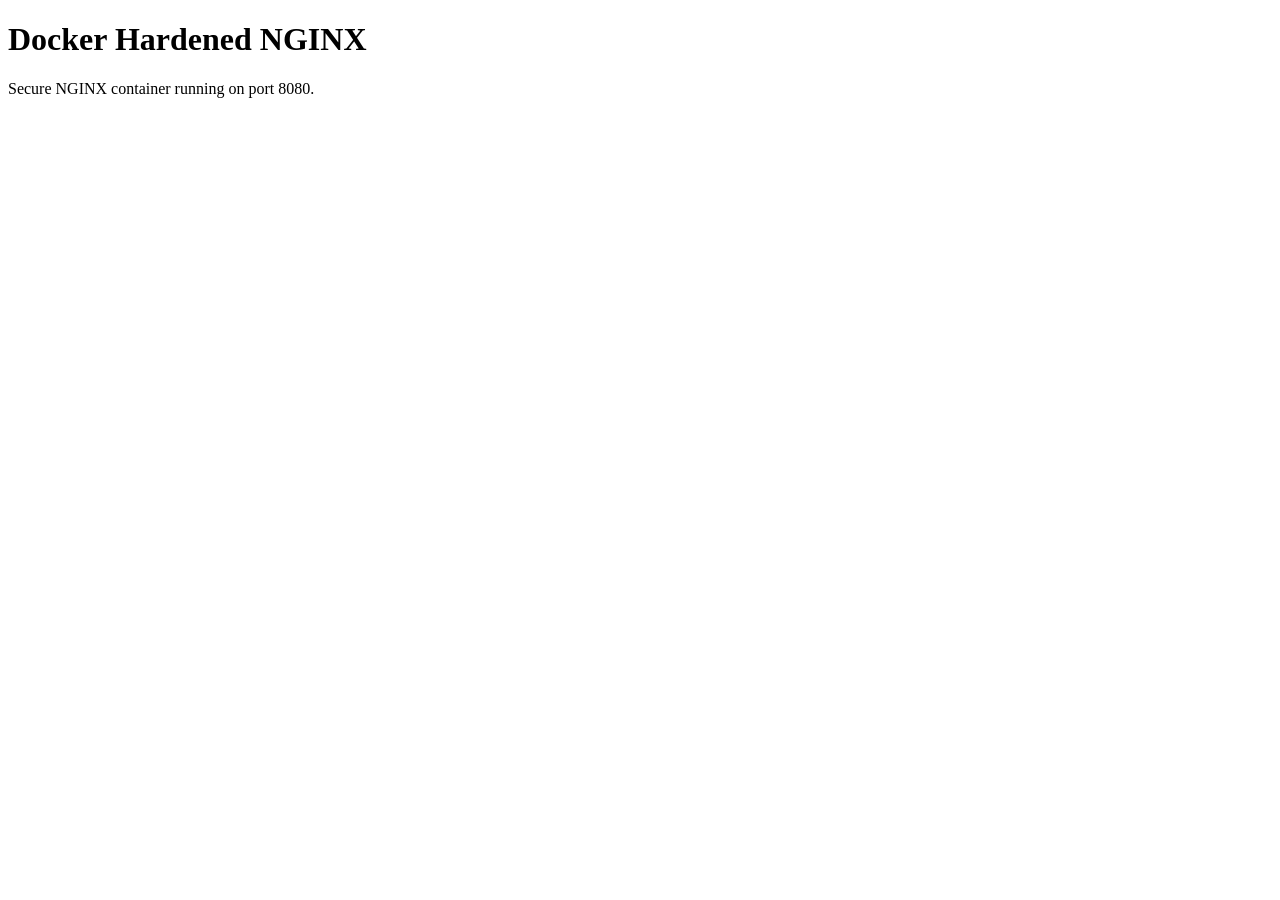
<file: docker/html/index.html>
<!DOCTYPE html>
<html lang="en">
<head>
    <meta charset="UTF-8">
    <title>Hardened NGINX</title>
</head>
<body>
    <h1>Docker Hardened NGINX</h1>
    <p>Secure NGINX container running on port 8080.</p>
</body>
</html>
</file>
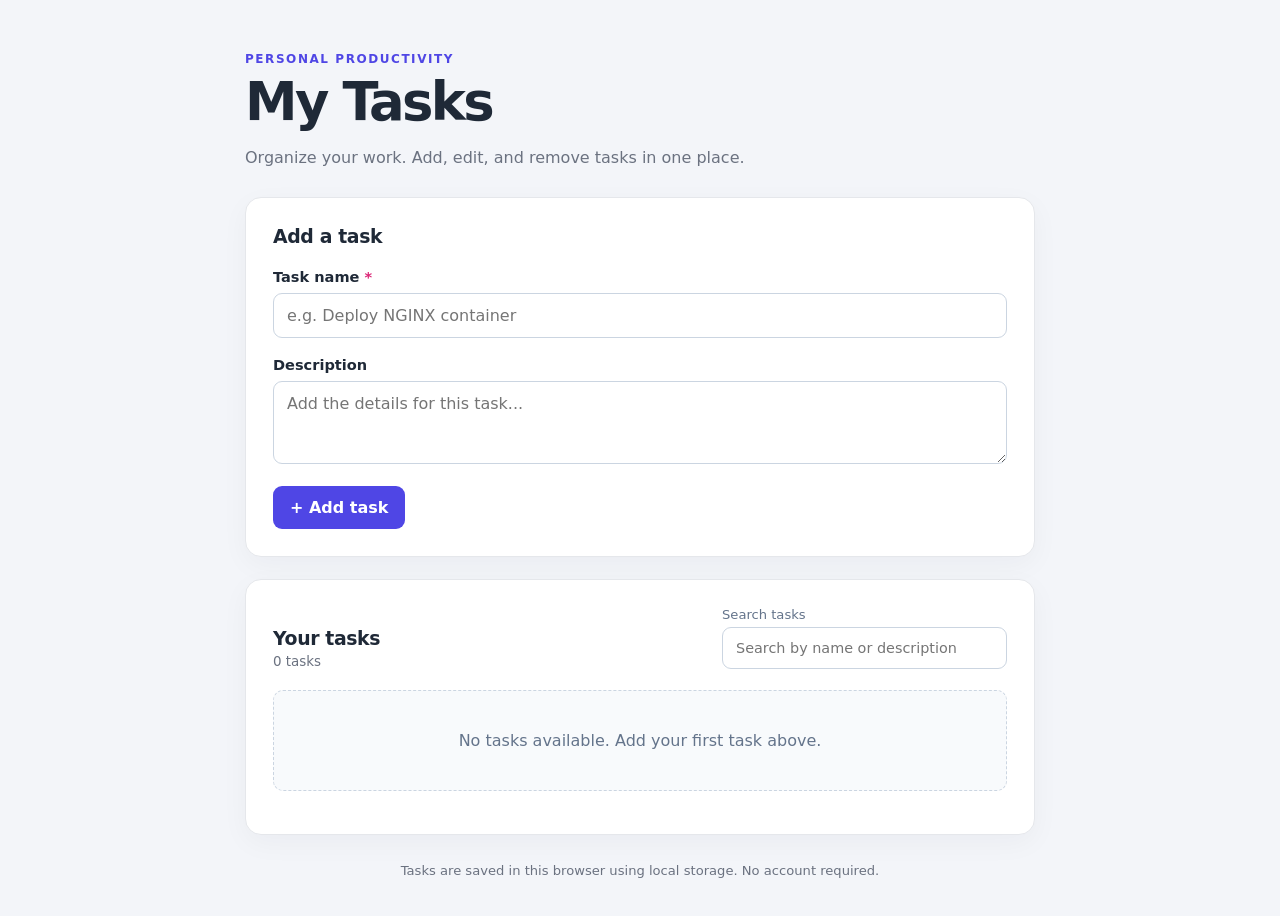
<file: task-application/task-manager-web/task-manager-web/html/index.html>
<!doctype html>
<html lang="en">
<head>
  <meta charset="utf-8">
  <meta name="viewport" content="width=device-width, initial-scale=1">
  <meta name="theme-color" content="#111827">
  <title>Task Manager</title>
  <link rel="stylesheet" href="styles.css">
  <script defer src="app.js"></script>
</head>
<body>
  <main class="app-shell">
    <header class="page-header">
      <div class="eyebrow">PERSONAL PRODUCTIVITY</div>
      <h1>My Tasks</h1>
      <p>Organize your work. Add, edit, and remove tasks in one place.</p>
    </header>

    <section class="panel" aria-labelledby="form-title">
      <div class="section-heading"><h2 id="form-title">Add a task</h2></div>
      <form id="task-form">
        <div class="field">
          <label for="task-name">Task name <span aria-hidden="true">*</span></label>
          <input id="task-name" name="taskName" type="text" maxlength="120" required autocomplete="off" placeholder="e.g. Deploy NGINX container">
        </div>
        <div class="field">
          <label for="task-description">Description</label>
          <textarea id="task-description" name="taskDescription" maxlength="2000" rows="3" placeholder="Add the details for this task..."></textarea>
        </div>
        <div class="form-actions">
          <button type="submit" class="primary" id="submit-task">+ Add task</button>
          <button type="button" class="secondary hidden" id="cancel-edit">Cancel editing</button>
        </div>
      </form>
    </section>

    <section class="panel list-panel" aria-labelledby="tasks-title">
      <div class="section-heading tasks-heading">
        <div><h2 id="tasks-title">Your tasks</h2><p id="task-count" class="subtle">0 tasks</p></div>
        <label class="search-label" for="search-tasks">Search tasks
          <input type="search" id="search-tasks" placeholder="Search by name or description">
        </label>
      </div>
      <p id="empty-state" class="empty-state">No tasks available. Add your first task above.</p>
      <ol id="task-list" class="task-list" aria-label="Your tasks"></ol>
    </section>
    <footer>Tasks are saved in this browser using local storage. No account required.</footer>
    <div id="status" class="sr-only" role="status" aria-live="polite"></div>
  </main>
</body>
</html>
</file>
<file: task-application/task-manager-web/task-manager-web/html/styles.css>
:root { font-family: Inter, ui-sans-serif, system-ui, -apple-system, Segoe UI, Roboto, Arial, sans-serif; color: #1f2937; background: #f3f5f9; font-synthesis: none; }
* { box-sizing: border-box; }
body { margin: 0; }
.app-shell { max-width: 830px; margin: 0 auto; padding: 52px 20px 32px; }
.page-header { margin-bottom: 30px; }
.eyebrow { font-size: 12px; font-weight: 800; letter-spacing: .13em; color: #4f46e5; }
h1 { font-size: clamp(2.2rem, 6vw, 3.3rem); margin: 5px 0 10px; letter-spacing: -.05em; }
.page-header p, .subtle, footer { color: #6b7280; }
.panel { background: white; border-radius: 16px; padding: 27px; margin-bottom: 22px; border: 1px solid #e5e7eb; box-shadow: 0 8px 28px rgba(15,23,42,.04); }
h2 { font-size: 1.18rem; margin: 0; letter-spacing: -.02em; }
.section-heading { margin-bottom: 21px; }
.field { margin-bottom: 18px; }
label { display: block; font-size: .91rem; font-weight: 650; margin-bottom: 8px; }
label span { color: #db2777; }
input, textarea { font: inherit; width: 100%; padding: 12px 13px; border: 1px solid #cbd5e1; border-radius: 9px; background: white; color: #111827; outline: none; }
input:focus, textarea:focus { border-color: #6366f1; box-shadow: 0 0 0 3px #e0e7ff; }
textarea { resize: vertical; }
.form-actions, .task-buttons { display: flex; flex-wrap: wrap; gap: 9px; }
button { cursor: pointer; font: inherit; font-weight: 650; border-radius: 9px; padding: 11px 16px; border: 1px solid transparent; }
.primary { color: white; background: #4f46e5; }
.primary:hover { background: #4338ca; }
.secondary { color: #374151; background: #f3f4f6; border-color: #e5e7eb; }
.secondary:hover { background: #e5e7eb; }
.danger { color: #be123c; background: #fff1f2; border: 1px solid #ffe4e6; }
.danger:hover { background: #ffe4e6; }
button:focus-visible { outline: 3px solid #a5b4fc; outline-offset: 2px; }
.hidden { display: none !important; }
.tasks-heading { display: flex; justify-content: space-between; gap: 20px; align-items: end; }
.tasks-heading .subtle { margin: 5px 0 0; font-size: .84rem; }
.search-label { max-width: 285px; flex: 1; font-size: .82rem; color: #64748b; font-weight: 500; margin: 0; }
.search-label input { margin-top: 5px; font-size: .9rem; }
.task-list { list-style: none; padding: 0; margin: 0; }
.task-item { border: 1px solid #e5e7eb; border-radius: 11px; padding: 16px; margin-top: 12px; display: flex; align-items: start; justify-content: space-between; gap: 16px; }
.task-body { min-width: 0; overflow-wrap: anywhere; }
.task-name { margin: 0 0 6px; font-size: 1rem; font-weight: 700; }
.task-description { margin: 0; color: #64748b; white-space: pre-wrap; font-size: .93rem; }
.task-buttons button { padding: 8px 11px; font-size: .85rem; }
.empty-state { text-align: center; padding: 40px 15px; color: #64748b; background: #f8fafc; border-radius: 10px; border: 1px dashed #cbd5e1; }
footer { font-size: .82rem; text-align: center; padding: 6px 0; }
.sr-only { position: absolute; width: 1px; height: 1px; padding: 0; margin: -1px; overflow: hidden; clip: rect(0,0,0,0); white-space: nowrap; border: 0; }
@media(max-width: 600px) { .app-shell { padding-top: 28px; } .panel { padding: 19px; } .tasks-heading, .task-item { flex-direction: column; } .search-label { max-width: none; width: 100%; } }
</file>
